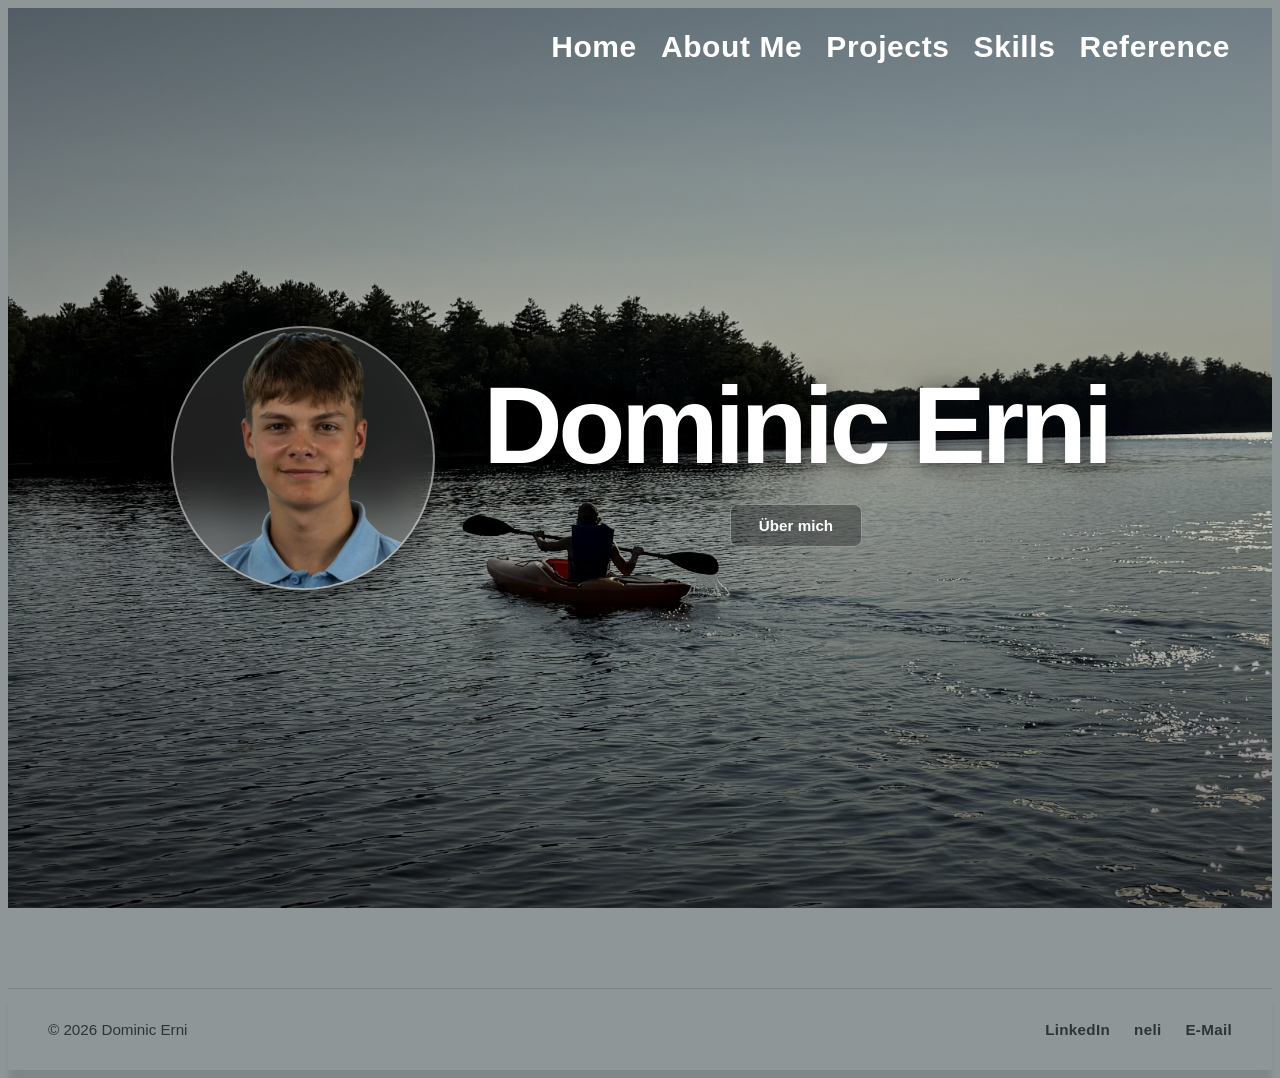
<file: index.html>
<!DOCTYPE html>
<html lang="de">

<head>
    <meta charset="UTF-8">
    <meta name="viewport" content="width=device-width, initial-scale=1.0">

    <title>Dominic-Erni</title>

    <link rel="stylesheet" href="style.css">
</head>

<body>
    <nav>
        <a href="index.html">Home</a>
        <a href="about.html">About Me</a>
        <a href="projects.html">Projects</a>
        <a href="skills.html">Skills</a>
        <a href="contacts.html">Reference</a>
    </nav>

    <section class="hero">
        <img src="bilder/see.canada.png" class="hero img" alt="">
        <div class="hero-content">
            <img src="bilder/GWP-4kopie-removebg-preview.png" alt="Dominic Erni">
            <h1>Dominic Erni</h1>
            <a href="about.html" class="about-button">Über mich</a>
        </div>
    </section>

    <footer class="footer">
        <p class="footer-name">© 2026 Dominic Erni</p>

        <nav class="footer-links">
            <a href="https://www.linkedin.com/in/dominic-erni-07620142a/" target="_blank" rel="noopener">LinkedIn</a>
            <a href="https://neli.swisscom.com/profile/%5Bme%5D/detail?activeTab=info" target="_blank"
                rel="noopener">neli</a>
            <a href="mailto:Dominic.Erni@swisscom.com">E-Mail</a>
        </nav>
    </footer>
</body>

</html>
</file>
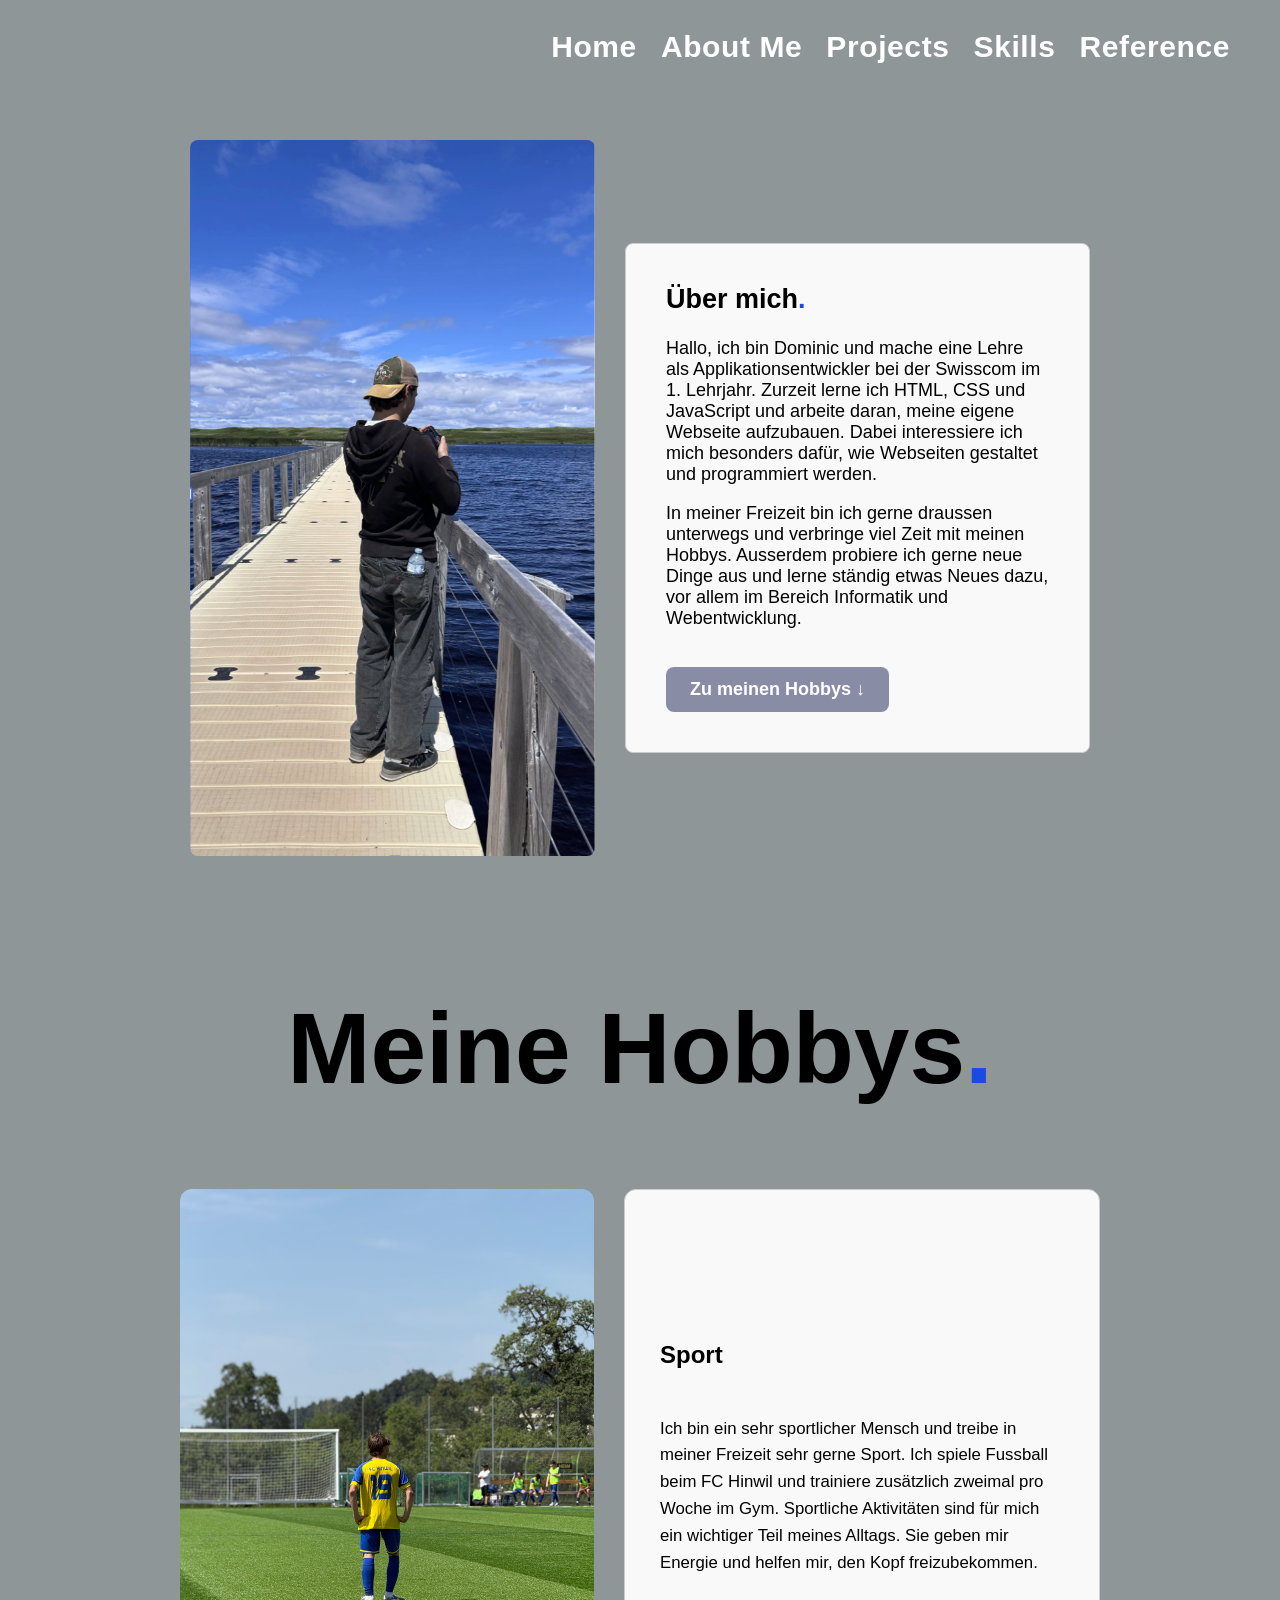
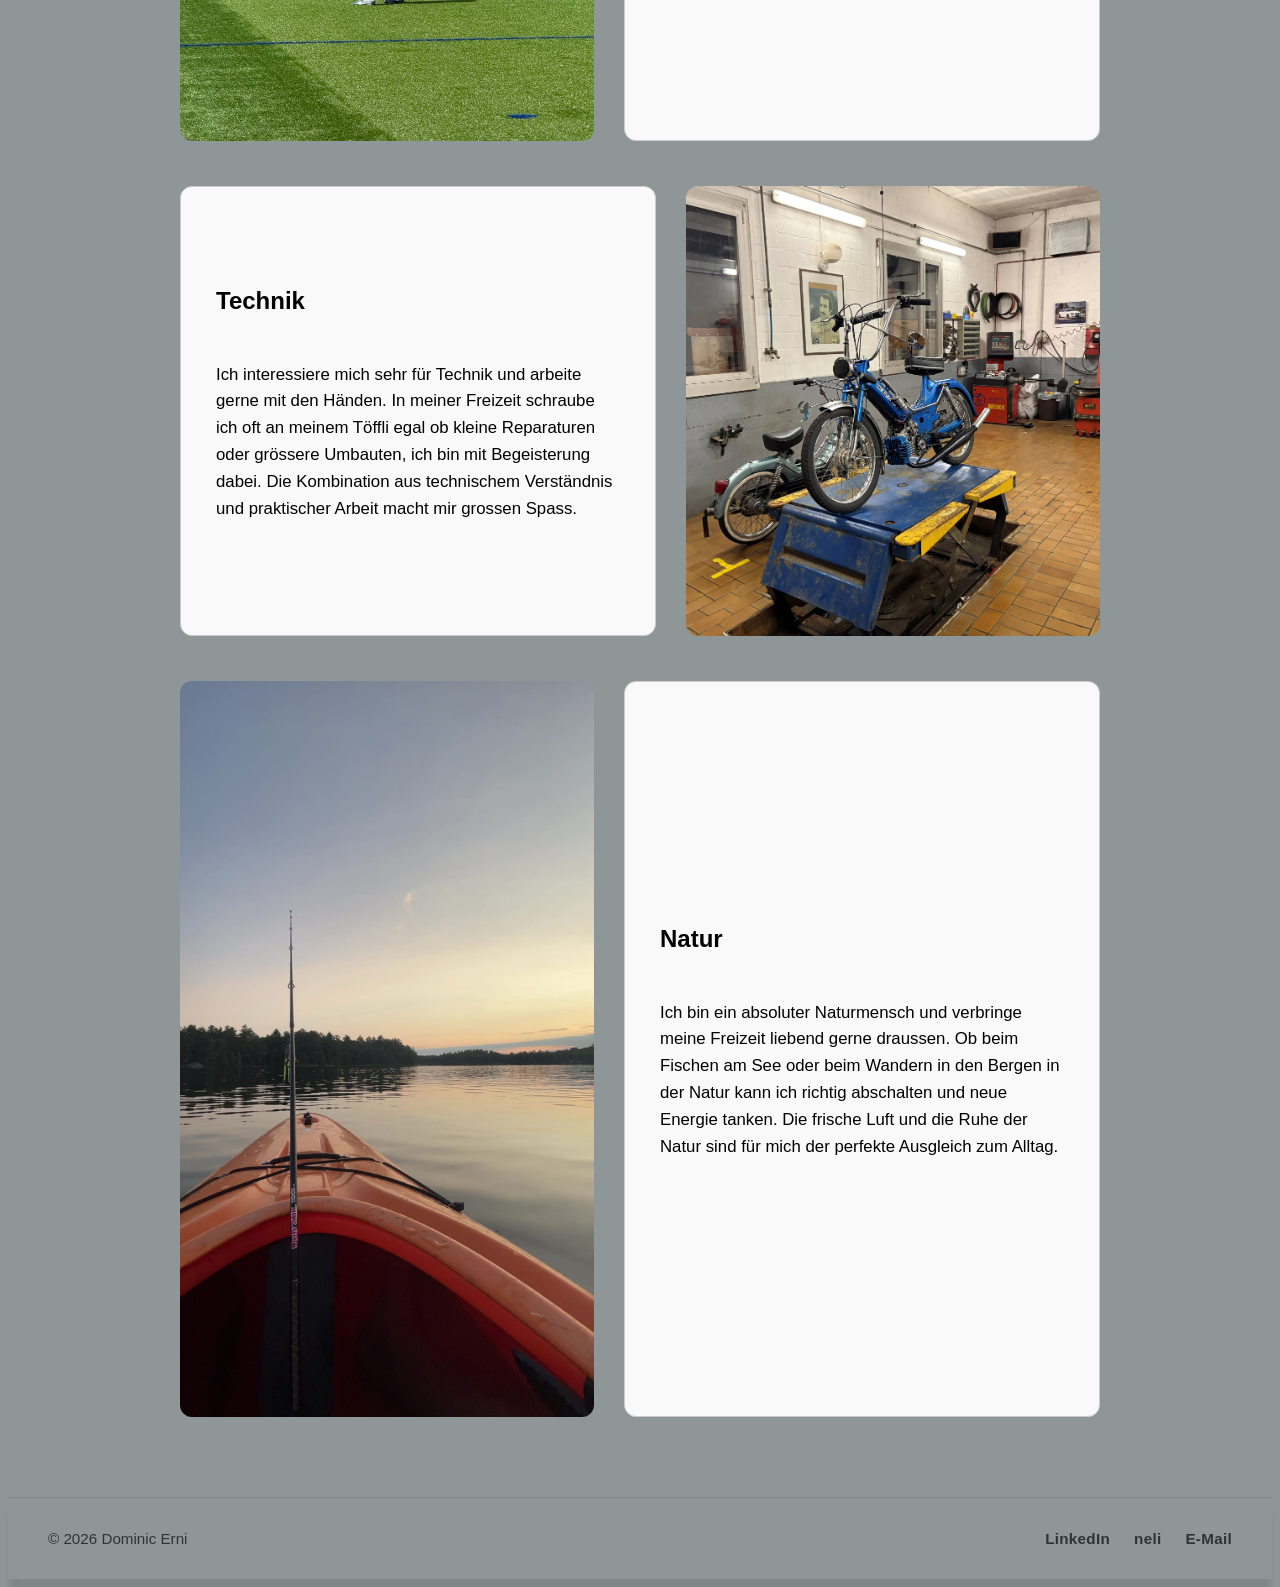
<file: about.html>
<!DOCTYPE html>
<html lang="de">

<head>
    <meta charset="UTF-8">
    <meta name="viewport" content="width=device-width, initial-scale=1.0">
    <title>Dominic-Erni</title>
    <link rel="stylesheet" href="style.css">
    <script src="script.js" defer></script>
</head>

<body id="top">
    <nav>
        <a href="index.html">Home</a>
        <a href="about.html">About Me</a>
        <a href="projects.html">Projects</a>
        <a href="skills.html">Skills</a>
         <a href="contacts.html">Reference</a>
    </nav>

    <section class="über-mich" id="top-page">
        <div class="content">
            <img src="bilder/dominic-hinten .png" class="profilbild" alt="Dominic Erni">

            <div class="text">
                <h2>Über mich<span class="dot">.</span></h2>

                <p>
                    Hallo, ich bin Dominic und mache eine Lehre als Applikationsentwickler
                    bei der Swisscom im 1. Lehrjahr. Zurzeit lerne ich HTML, CSS und
                    JavaScript und arbeite daran, meine eigene Webseite aufzubauen. Dabei
                    interessiere ich mich besonders dafür, wie Webseiten gestaltet und
                    programmiert werden.
                </p>

                <p>
                    In meiner Freizeit bin ich gerne draussen unterwegs und verbringe viel
                    Zeit mit meinen Hobbys. Ausserdem probiere ich gerne neue Dinge aus und
                    lerne ständig etwas Neues dazu, vor allem im Bereich Informatik und
                    Webentwicklung.
                </p>

                <a href="#hobbys" class="btn">Zu meinen Hobbys ↓</a>
            </div>
        </div>
    </section>

    <section class="Hobbys" id="hobbys">
        <h2 class="hobbiesTitle">Meine Hobbys<span class="dot">.</span></h2>

        <div class="hobby">
            <img src="bilder/bild-sport.JPG" class="hobbybild" alt="Fussball">
            <div class="hobby-text">
                <h3>Sport</h3>
                <p>
                    Ich bin ein sehr sportlicher Mensch und treibe in meiner Freizeit sehr gerne Sport. Ich spiele
                    Fussball beim FC Hinwil und trainiere zusätzlich zweimal pro Woche im Gym. Sportliche Aktivitäten
                    sind für mich ein wichtiger Teil meines Alltags. Sie geben mir Energie und helfen mir, den Kopf
                    freizubekommen.


                </p>
            </div>
        </div>

        <div class="hobby">
            <img src="bilder/Töffli-bild.jpg" class="hobbybild" alt="Mein Töffli">
            <div class="hobby-text">
                <h3>Technik</h3>
                <p>
                    Ich interessiere mich sehr für Technik und arbeite gerne mit den Händen. In meiner Freizeit schraube
                    ich oft an meinem Töffli egal ob kleine Reparaturen oder grössere Umbauten, ich bin mit
                    Begeisterung dabei. Die Kombination aus technischem Verständnis und praktischer Arbeit macht mir
                    grossen Spass.
                </p>
            </div>
        </div>

        <div class="hobby">
            <img src="bilder/Fischen.JPG" class="hobbybild" alt="Fischen am See">
            <div class="hobby-text">
                <h3>Natur</h3>
                <p>
                    Ich bin ein absoluter Naturmensch und verbringe meine Freizeit liebend gerne draussen. Ob beim
                    Fischen am See oder beim Wandern in den Bergen in der Natur kann ich richtig abschalten und neue
                    Energie tanken. Die frische Luft und die Ruhe der Natur sind für mich der perfekte Ausgleich zum
                    Alltag.
                </p>
            </div>
        </div>
    </section>
    <a href="#top" class="back-to-top" hidden>
        <svg xmlns="http://www.w3.org/2000/svg"
            height="24px"
            viewBox="0 -960 960 960"
            width="24px"
            fill="#1f1f1f">
            <path d="M240-200h120v-240h240v240h120v-360L480-740 240-560v360Zm-80 80v-480l320-240 320 240v480H520v-240h-80v240H160Zm320-350Z" />
        </svg>
    </a>


    <footer class="footer">
        <p class="footer-name">© 2026 Dominic Erni</p>

        <nav class="footer-links">
            <a href="https://www.linkedin.com/in/dominic-erni-07620142a/" target="_blank" rel="noopener">LinkedIn</a>
            <a href="https://neli.swisscom.com/profile/%5Bme%5D/detail?activeTab=info" target="_blank"
                rel="noopener">neli</a>
            <a href="mailto:Dominic.Erni@swisscom.com">E-Mail</a>
        </nav>
    </footer>
</body>

</html>
</file>
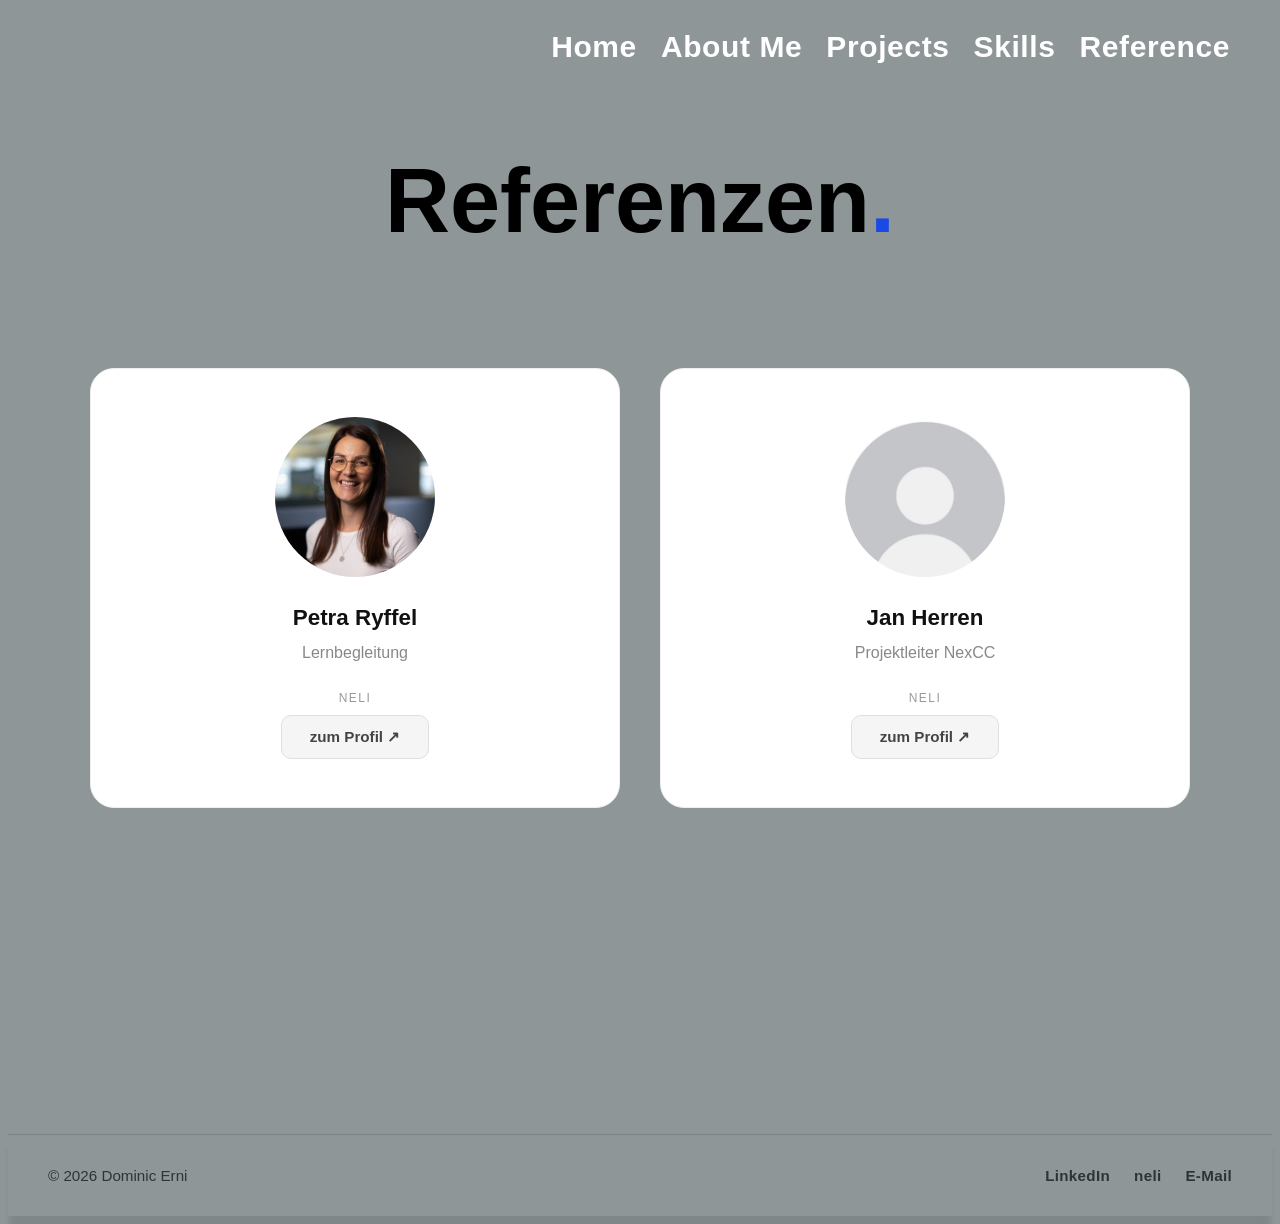
<file: contacts.html>
<!DOCTYPE html>
<html>

<head>
    <meta charset="UTF-8">
    <meta name="viewport" content="width=device-width, initial-scale=1.0">

    <title>Dominic-Erni</title>

    <link rel="stylesheet" href="style.css">
    <nav> <a href="index.html">Home</a>
        <a href="about.html">About Me</a>
        <a href="projects.html">Projects</a>
        <a href="skills.html">Skills</a>
        <a href="contacts.html">Reference</a>

    </nav>
</head>

<body>
    <section class="project-title">
        <div>
            <h1>Referenzen<span class="dot">.</span></h1>
        </div>
    </section>

    <div class="ref-grid">

        <div class="ref-card">
            <img class="ref-foto" src="bilder/bild.Petra.jpg" alt="">
            <p class="ref-name">Petra Ryffel</p>
            <p class="ref-role">Lernbegleitung</p>
            <p class="ref-platform">NELI</p>
            <a href="https://neli.swisscom.com/profile/68de3b2126918f3737350707/detail?activeTab=info" target="_blank"
                rel="noopener" class="ref-btn">zum Profil ↗</a>
        </div>

        <div class="ref-card">
            <img class="ref-foto" src="bilder/apple profile icon.jpg" alt="">
            <p class="ref-name">Jan Herren</p>
            <p class="ref-role">Projektleiter NexCC</p>
            <p class="ref-platform">NELI</p>
            <a href="https://neli.swisscom.com/profile/6900710b3f5cbc9395c13827/detail?activeTab=info" target="_blank"
                rel="noopener" class="ref-btn">zum Profil ↗</a>
        </div>

    </div>


</body>
<footer class="footer">
    <p class="footer-name">© 2026 Dominic Erni</p>

    <nav class="footer-links">
        <a href="https://www.linkedin.com/in/dominic-erni-07620142a/" target="_blank" rel="noopener">LinkedIn</a>
        <a href="https://neli.swisscom.com/profile/%5Bme%5D/detail?activeTab=info" target="_blank"
            rel="noopener">neli</a>
        <a href="mailto:Dominic.Erni@swisscom.com">E-Mail</a>
    </nav>
</footer>

</html>
</file>
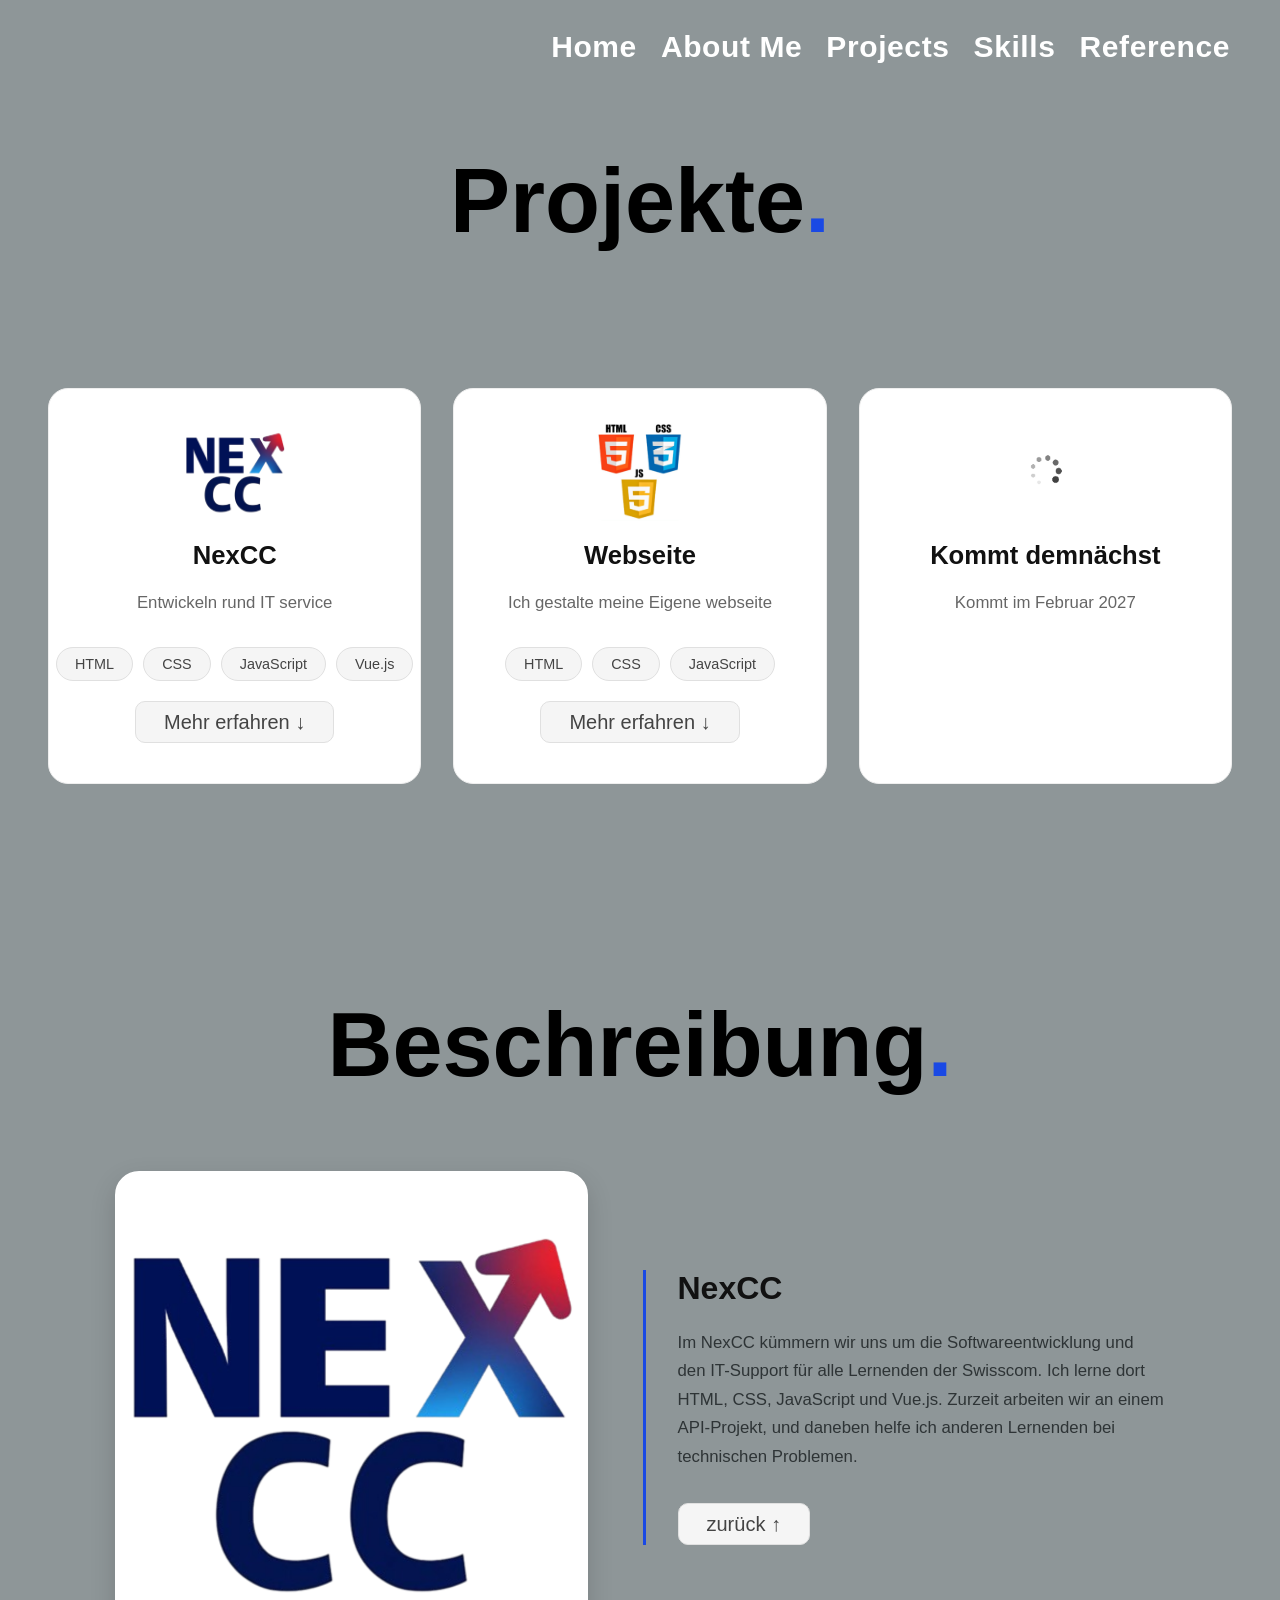
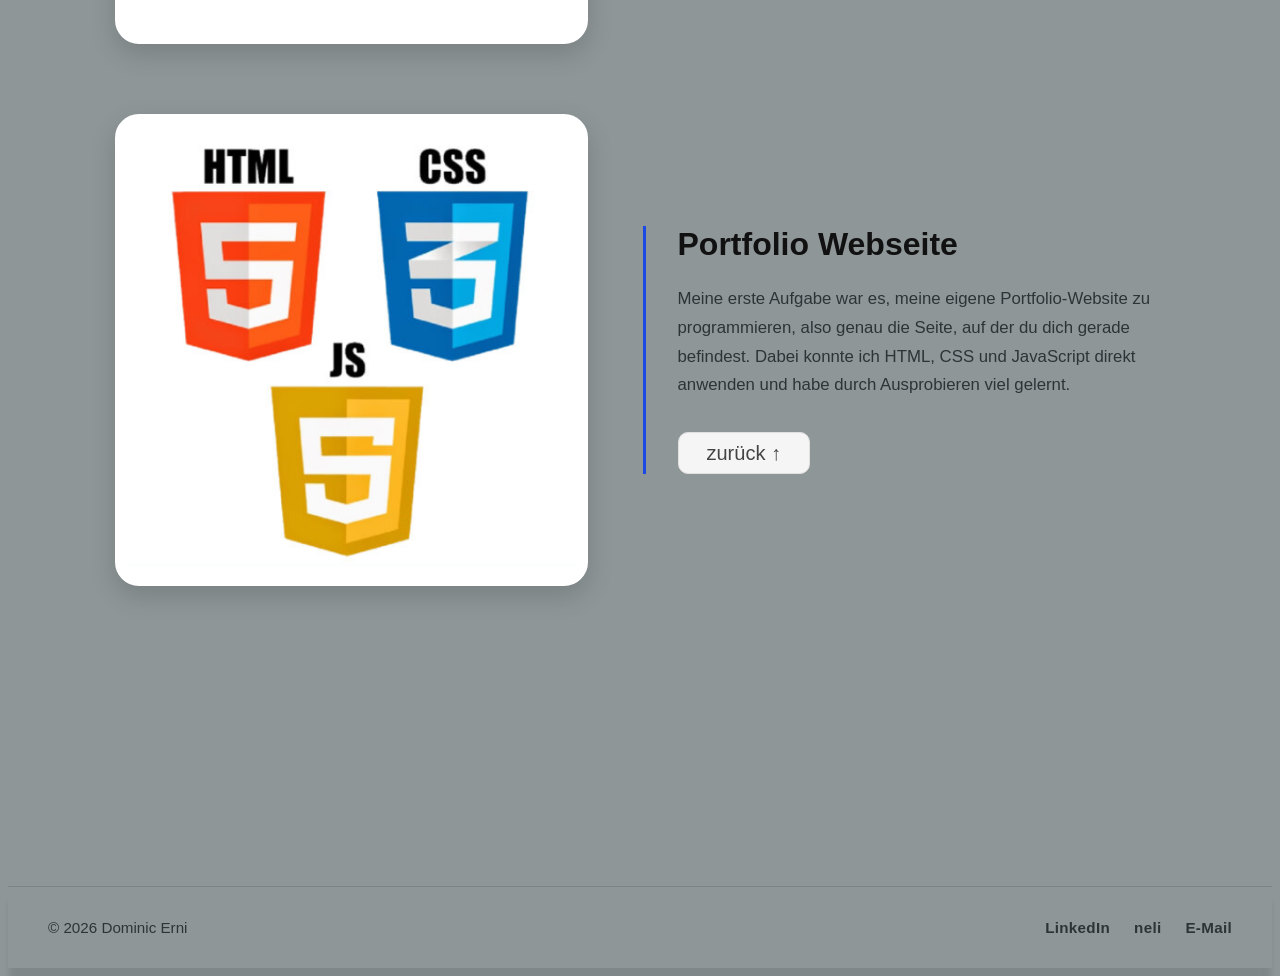
<file: projects.html>
<!DOCTYPE html>
<html>

<head>
    <meta charset="UTF-8">
    <meta name="viewport" content="width=device-width, initial-scale=1.0">

    <title>Dominic-Erni</title>

    <link rel="stylesheet" href="style.css">
    <nav>
        <a href="index.html">Home</a>
        <a href="about.html">About Me</a>
        <a href="projects.html">Projects</a>
        <a href="skills.html">Skills</a>
        <a href="contacts.html">Reference</a>


    </nav>
</head>

<body>
    <section class="project-title">
        <div>
            <h1>Projekte<span class="dot">.</span></h1>

        </div>
    </section>

    <div class="projects-grid" id="projekte">
        <div class="nex">
            <img src="bilder/nexcc.png" alt="NexCC">
            <h3>NexCC</h3>
            <p>Entwickeln rund IT service</p>
            <div class="tags">
                <span>HTML</span>
                <span>CSS</span>
                <span>JavaScript</span>
                <span>Vue.js</span>

            </div>
            <a href="#projekt-1" class="nex-btn">Mehr erfahren ↓</a>
        </div>

        <div class="nex">
            <img src="bilder/html-css-js.png" alt="NexCC">
            <h3>Webseite</h3>
            <p>Ich gestalte meine Eigene webseite</p>
            <div class="tags">
                <span>HTML</span>
                <span>CSS</span>
                <span>JavaScript</span>
            </div>
            <a href="#projekt-2" class="nex-btn">Mehr erfahren ↓</a>
        </div>
        <div class="nex">
            <img src="bilder/Loading_icon.gif" alt="NexCC">
            <h3>Kommt demnächst</h3>
            <p>Kommt im Februar 2027</p>
            <div class="tags">

            </div>
        </div>

    </div>

    <section class="project-title">
        <div>
            <h1>Beschreibung<span class="dot">.</span></h1>

        </div>
    </section>

    <section id="projekt-1" class="projekt-detail">
        <img src="bilder/nexcc.png" alt="project-img">

        <div class="detail-text">
            <h2>NexCC</h2>
            <p>Im NexCC kümmern wir uns um die Softwareentwicklung und den IT-Support für alle Lernenden der Swisscom.
                Ich lerne dort HTML, CSS, JavaScript und Vue.js. Zurzeit arbeiten wir an einem API-Projekt, und daneben
                helfe ich anderen Lernenden bei technischen Problemen.</p>
            <a href="#projekte" class="detail-btn">zurück ↑</a>
        </div>
    </section>

    <section id="projekt-1" class="projekt-detail">
        <img src="bilder/html-css-js.png" alt="project-img">

        <div class="detail-text">
            <h2>Portfolio Webseite</h2>
            <p>Meine erste Aufgabe war es, meine eigene Portfolio-Website zu programmieren, also genau die Seite, auf
                der du dich gerade befindest. Dabei konnte ich HTML, CSS und JavaScript direkt anwenden und habe durch
                Ausprobieren viel gelernt.</p>
            <a href="#projekte" class="detail-btn">zurück ↑</a>
        </div>
    </section>
    </section>

    <section id="projekt-2" class="projekt-detail">
        <h2></h2>
        <p></p>
    </section>

    <section id="projekt-3" class="projekt-detail">
        <h2></h2>
        <p></p>
    </section>
    <footer class="footer">
        <p class="footer-name">© 2026 Dominic Erni</p>

        <nav class="footer-links">
            <a href="https://www.linkedin.com/in/dominic-erni-07620142a/" target="_blank" rel="noopener">LinkedIn</a>
            <a href="https://neli.swisscom.com/profile/%5Bme%5D/detail?activeTab=info" target="_blank"
                rel="noopener">neli</a>
            <a href="mailto:Dominic.Erni@swisscom.com">E-Mail</a>
        </nav>
    </footer>
</body>

</html>
</file>
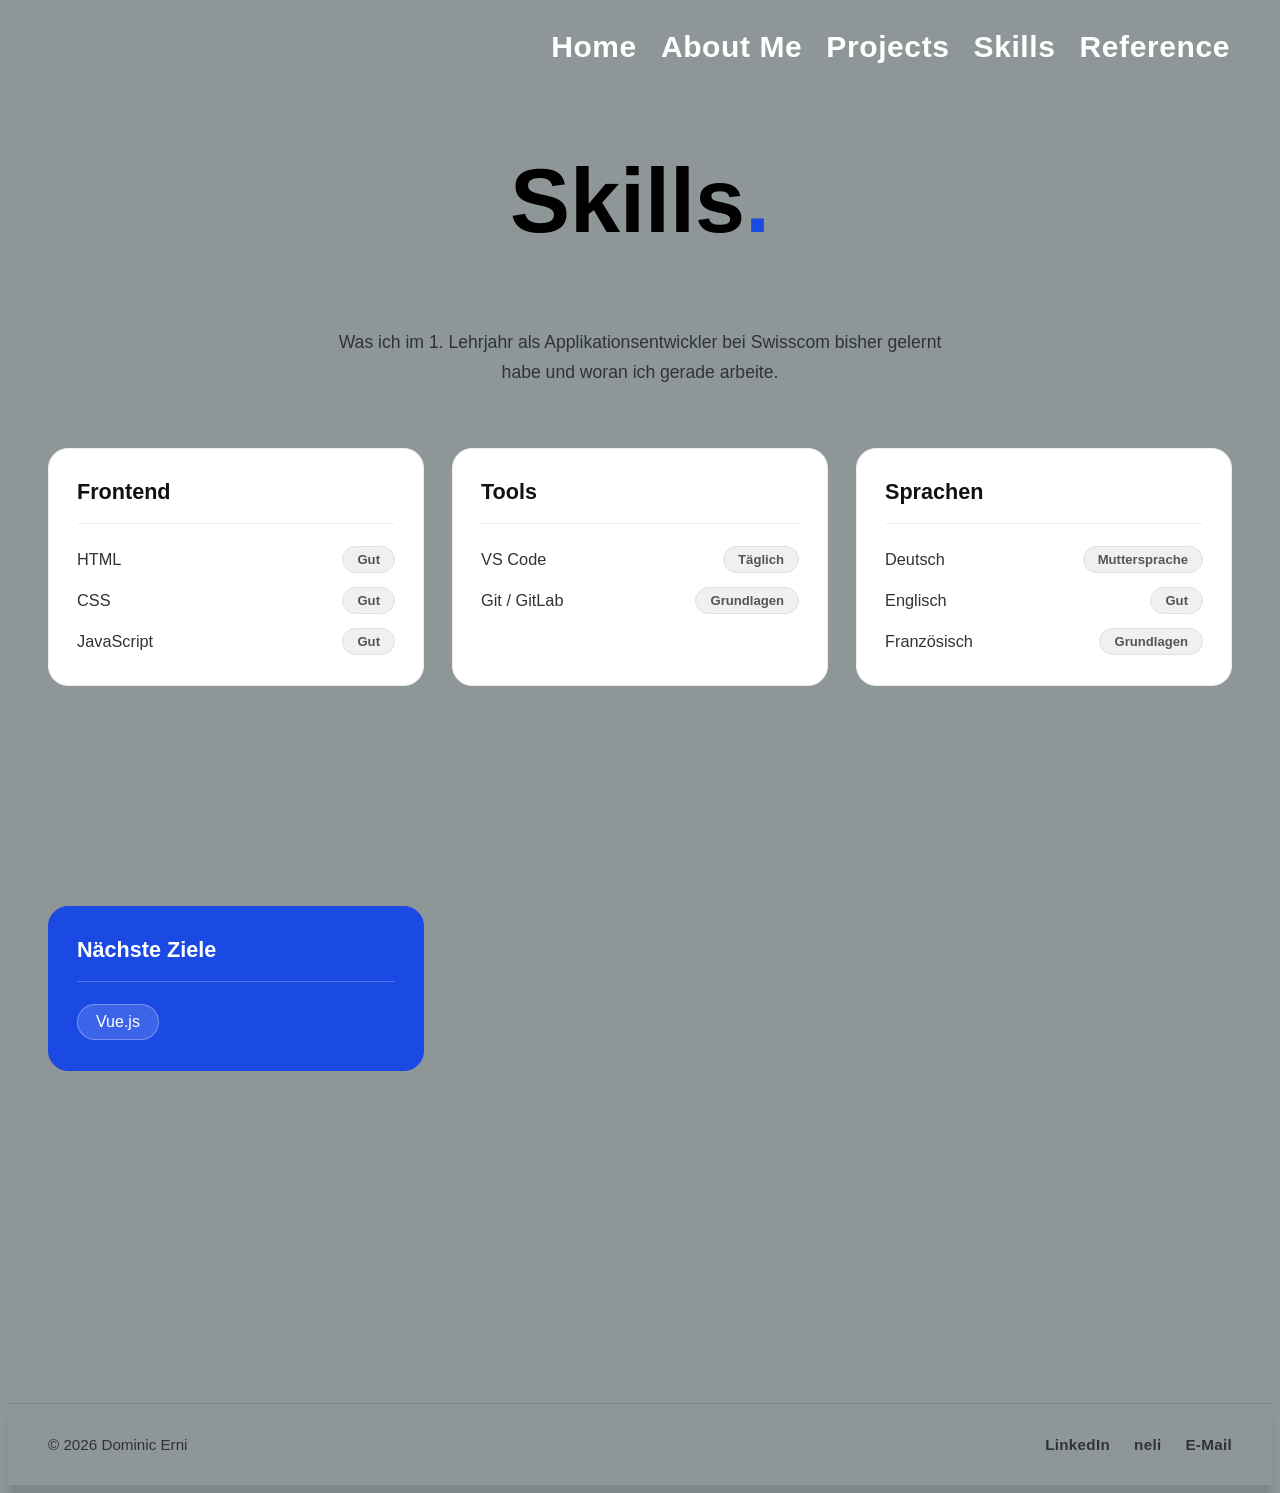
<file: skills.html>
<!DOCTYPE html>
<html>

<head>
    <meta charset="UTF-8">
    <meta name="viewport" content="width=device-width, initial-scale=1.0">

    <title>Dominic-Erni</title>

    <link rel="stylesheet" href="style.css">
    <nav><a href="index.html">Home</a>
        <a href="about.html">About Me</a>
        <a href="projects.html">Projects</a>
        <a href="skills.html">Skills</a>
        <a href="contacts.html">Reference</a>

    </nav>
</head>

<body>
    <section class="project-title">
        <div>
            <h1>Skills<span class="dot">.</span></h1>
            <p class="intro">
                Was ich im 1. Lehrjahr als Applikationsentwickler bei Swisscom
                bisher gelernt habe und woran ich gerade arbeite.
            </p>
        </div>
    </section>

    <div class="skills-grid">
        <div class="card">
            <div class="card-head">
                <h3>Frontend</h3>
            </div>
            <ul class="list">
                <li><span>HTML</span><span class="detail">Gut</span></li>
                <li><span>CSS</span><span class="detail">Gut</span></li> 
                <li><span>JavaScript</span><span class="detail">Gut</span></li>
            </ul>
        </div>

        <div class="card">
            <div class="card-head">
                <h3>Tools</h3>
            </div>
            <ul class="list">
                <li><span>VS Code</span><span class="detail">Täglich</span></li>
                <li><span>Git / GitLab</span><span class="detail">Grundlagen</span></li>
            </ul>
        </div>

        <div class="card">
            <div class="card-head">
                <h3>Sprachen</h3>
            </div>
            <ul class="list">
                <li><span>Deutsch</span><span class="detail">Muttersprache</span></li>
                <li><span>Englisch</span><span class="detail">Gut</span></li>
                <li><span>Französisch</span><span class="detail">Grundlagen</span></li>
            </ul>
        </div>

        <div class="card card--goal">
            <div class="card-head">
                <h3>Nächste Ziele</h3>
            </div>
            <div class="goal-tag">Vue.js</div>
        </div>
    </div>
</body>



</div>
<footer class="footer">
    <p class="footer-name">© 2026 Dominic Erni</p>

    <nav class="footer-links">
        <a href="https://www.linkedin.com/in/dominic-erni-07620142a/" target="_blank" rel="noopener">LinkedIn</a>
        <a href="https://neli.swisscom.com/profile/%5Bme%5D/detail?activeTab=info" target="_blank"
            rel="noopener">neli</a>
        <a href="mailto:Dominic.Erni@swisscom.com">E-Mail</a>
    </nav>
</footer>

</body>

</html>
</file>
<file: style.css>
html {
    scroll-behavior: smooth;
    background-color: #8e9698;
    font-family: Arial, sans-serif;
}

img {
    max-width: 100%;
}


nav {
    position: absolute;
    top: 30px;
    right: 50px;
    z-index: 100;

    display: flex;
    align-items: center;
    gap: 24px;
}

nav a {
    position: relative;
    color: white;
    font-family: Arial, sans-serif;
    font-size: 30px;
    font-weight: 600;
    letter-spacing: 0.02em;
    text-decoration: none;
    transition: color 0.2s ease;
}

nav a::after {
    content: "";
    position: absolute;
    left: 0;
    bottom: -5px;
    width: 0;
    height: 2px;
    background-color: #1a49e4;
    border-radius: 999px;
    transition: width 0.25s ease;
}

nav a:hover {
    color: #1a49e4;
}

nav a:hover::after {
    width: 100%;
}

nav a:focus-visible {
    outline: 2px solid #1a49e4;
    outline-offset: 5px;
    border-radius: 2px;
}



h1 {
    text-align: center;
    color: transparent;

}


.hero {
    position: relative;
    height: 100vh;
    height: 100svh;
    width: 100%;
    overflow: hidden;
    display: flex;
    align-items: center;
    justify-content: center;
}

.hero::after {
    content: "";
    position: absolute;
    inset: 0;
    background: linear-gradient(to bottom,
            rgba(0, 0, 0, 0.38) 0%,
            rgba(0, 0, 0, 0.15) 50%,
            rgba(0, 0, 0, 0.55) 100%);
    z-index: 0;
}

.hero-content {
    position: relative;
    z-index: 2;
    display: grid;
    grid-template-columns: auto auto;
    grid-template-rows: auto auto;
    column-gap: 48px;
    align-items: center;
    padding: 0 24px;
}

.hero img {
    position: absolute;
    top: 0;
    left: 0;
    width: 100%;
    height: 100%;
    object-fit: cover;
    z-index: -100;
    transform: scale(1.04);
    transition: transform 10s ease;
}

.hero:hover img {
    transform: scale(1.0);
}

.hero .hero-content img {
    position: static;
    grid-column: 1;
    grid-row: 1 / 3;
    width: 260px;
    height: 260px;
    object-fit: cover;
    object-position: center bottom;
    border-radius: 50%;
    background-color: rgba(255, 255, 255, 0.12);
    backdrop-filter: blur(14px);
    -webkit-backdrop-filter: blur(14px);
    border: 2px solid rgba(255, 255, 255, 0.45);
    box-shadow: 0 8px 30px rgba(0, 0, 0, 0.45);
    transform: none;
    transition: none;
    z-index: auto;
}

.hero:hover .hero-content img {
    transform: none;
}

.hero-content h1 {
    grid-column: 2;
    grid-row: 1;
    align-self: end;
    color: #ffffff;
    font-family: Arial, sans-serif;
    font-size: 110px;
    font-weight: 800;
    margin: 0;
    letter-spacing: -0.04em;
    line-height: 1;
    text-shadow:
        0 2px 20px rgba(0, 0, 0, 0.55),
        0 0 60px rgba(0, 0, 0, 0.25);
}

.about-button {
    grid-column: 2;
    grid-row: 2;
    justify-self: center;
    align-self: start;
    display: inline-block;
    padding: 12px 28px;
    margin-top: 24px;
    background-color: rgba(0, 0, 0, 0.3);
    border: 1px solid rgba(255, 255, 255, 0.35);
    border-radius: 8px;
    color: #ffffff;
    text-decoration: none;
    font-size: 0.95rem;
    font-weight: 600;
    transition: background-color 0.25s ease;
}

.about-button:hover {
    background-color: #1a49e4;
}

@media (max-width: 1024px) and (min-width: 769px) {
    nav {
        right: 30px;
        gap: 20px;
    }

    nav a {
        font-size: 20px;
    }

    .hero-content {
        column-gap: 36px;
    }

    .hero .hero-content img {
        width: 200px;
        height: 200px;
    }

    .hero-content h1 {
        font-size: 80px;
    }
}

@media (max-width: 768px) {
    nav {
        top: 20px;
        left: 20px;
        right: 20px;
        justify-content: center;
        flex-wrap: wrap;
        gap: 14px 20px;
    }

    nav a {
        font-size: 16px;
    }

    .hero-content {
        grid-template-columns: 1fr;
        grid-template-rows: auto auto auto;
        row-gap: 20px;
        text-align: center;
    }

    .hero .hero-content img {
        grid-column: 1;
        grid-row: 1;
        justify-self: center;
        width: 160px;
        height: 160px;
    }

    .hero-content h1 {
        grid-column: 1;
        grid-row: 2;
        font-size: 62px;
    }

    .about-button {
        grid-column: 1;
        grid-row: 3;
        justify-self: center;
        margin-top: 4px;
    }
}

@media (max-width: 400px) {
    nav {
        left: 12px;
        right: 12px;
        gap: 10px 16px;
    }

    nav a {
        font-size: 13px;
    }

    .hero .hero-content img {
        width: 120px;
        height: 120px;
    }

    .hero-content h1 {
        font-size: 42px;
    }
}


.über-mich {
    display: flex;
    justify-content: center;
    align-items: center;
    min-height: 100vh;
    box-sizing: border-box;
    padding: 100px 20px 20px;
}

.profilbild {
    width: 1000px;
    max-width: 45%;
    height: auto;
    border-radius: 8px;
    transition: transform 0.4s ease;
}

.profilbild:hover {
    transform: scale(1.02);
}

.content {
    display: flex;
    align-items: center;
    gap: 30px;
    width: min(900px, 100%);
}

.text {
    flex: 1;
    min-height: 300px;
    padding: 40px;
    border: 1px solid #ccc;
    border-radius: 8px;
    background: #f9f9f9;
    font-size: large;
    width: 1000px;
    max-width: 100%;
    min-width: 0;
    box-sizing: border-box;
}

.text h2 {
    margin-top: 0;
    font-weight: 700;
} 
.back-to-top { 
    position: fixed;
    right: 24px;
    bottom: 24px;
    z-index: 1000;

    width: 50px;
    height: 50px;
    display: none;
    align-items: center;
    justify-content: center;

    background-color: transparent;
    border: 1px solid #e0e0e0;
    border-radius: 50%;

    color: #444444;
    text-decoration: none;
    font-size: 26px;
    line-height: 1;

    transition: background-color 0.25s ease,
        border-color 0.25s ease,
        color 0.25s ease,
        transform 0.25s ease;
}

.back-to-top.visible {
    display: flex; 
    align-items: center;
    justify-content: center;
}

.back-to-top:not(.visible) {
  opacity: 0;
  visibility: hidden;
  pointer-events: none;
}


@media (max-width: 760px) {
    .content {
        flex-direction: column;
    }

    .profilbild {
        width: 400px;
        max-width: 100%;
    }

    .text {
        box-sizing: border-box;
        width: 100%;
    }
}

.btn {
    display: inline-block;
    margin-top: 20px;
    padding: 12px 24px;
    background: #898ca5;
    color: #fff;
    text-decoration: none;
    border-radius: 8px;
    font-weight: 700;
    transition: background 0.2s;
}

.btn:hover {
    background-color: #1a49e4;
    border-color: #1a49e4;
    color: #ffffff;
}

.hobby {
    display: flex;
    align-items: stretch;
    min-height: 50vh;
    gap: 30px;
    max-width: 1000px;
    margin: 0 auto 45px;
    padding: 0 40px;
    box-sizing: border-box;
}

.hobbiesTitle {
    text-align: center;
    font-size: clamp(2.5rem, 9vw, 100px);
}

.hobbybild {
    width: 45%;
    object-fit: cover;
    border-radius: 12px;
    flex-shrink: 0;
    transition: transform 0.4s ease;
}

.hobbybild:hover {
    transform: scale(1.02);
}

.hobby-text {
    flex: 1;
    display: flex;
    flex-direction: column;
    justify-content: center;
    padding: 35px;
    box-sizing: border-box;
    border: 1px solid #ccc;
    border-radius: 12px;
    background: #f9f9f9;
    font-size: 1.05rem;
    line-height: 1.6;
}

.hobby-text h3 {
    margin-top: 0;
    font-size: 1.5rem;
}

.hobby:nth-of-type(even) {
    flex-direction: row-reverse;
}

@media (max-width: 760px) {

    .hobby,
    .hobby:nth-of-type(even) {
        flex-direction: column;
        min-height: auto;
        gap: 20px;
        margin-bottom: 35px;
        padding: 0 20px;
    }

    .hobbybild,
    .hobby-text {
        width: 100%;
    }

    .hobbybild {
        height: 35vh;
    }

    .hobby-text {
        padding: 25px 20px;
    }
}

.project-title h1 {
    text-align: center;
    font-family: sans-serif;
    font-size: clamp(2.2rem, 8vw, 90px);
    margin-top: clamp(60px, 12vw, 150px);
    color: #000;
}

.nex:hover {
    transform: translateY(-4px);
    box-shadow: 0 12px 28px rgba(0, 0, 0, 0.12);
}

.projects-grid {
    display: grid;
    grid-template-columns: repeat(3, 1fr);
    gap: 32px;
    padding: 60px 40px;
    max-width: 1300px;
    margin: 0 auto;
}

.nex {
    padding: 32px 0 40px;
    background-color: #ffffff;
    border-radius: 20px;
    display: flex;
    flex-direction: column;
    align-items: center;
    gap: 20px;
    border: 1px solid #eeeeee;
    transition: transform 0.25s ease, box-shadow 0.25s ease;
}

.nex:hover {
    transform: translateY(-4px);
    box-shadow: 0 12px 28px rgba(0, 0, 0, 0.12);
}

.nex img {
    width: 100px;
    height: 100px;
    object-fit: cover;
    border-radius: 16px;
}

.nex h3 {
    margin: 0;
    font-size: 1.6rem;
    font-weight: 700;
    color: #111111;
    text-align: center;
}

.nex p {
    margin: 0;
    font-size: 1.05rem;
    color: #666666;
    text-align: center;
    line-height: 1.6;
}

.tags {
    display: flex;
    flex-wrap: wrap;
    justify-content: center;
    gap: 10px;
    margin-top: 10px;
}

.tags span {
    background-color: #f5f5f5;
    color: #444444;
    font-size: 0.9rem;
    font-weight: 500;
    padding: 8px 18px;
    border-radius: 999px;
    border: 1px solid #e0e0e0;

}


@media (max-width: 768px) {
    .projects-grid {
        grid-template-columns: 1fr;
        padding: 40px 20px;
    }
}

@media (max-width: 1024px) and (min-width: 769px) {
    .projects-grid {
        grid-template-columns: repeat(2, 1fr);
        padding: 40px 30px;
    }
}

.nex-btn {
    margin-top: auto;
    padding: 10px 28px;

    background-color: #f5f5f5;
    border: 1px solid #e0e0e0;
    border-radius: 10px;

    color: #444444;
    text-decoration: none;
    font-size: 20px;
    font-weight: 500;
    line-height: 1;

    transition: background-color 0.25s ease,
        border-color 0.25s ease,
        color 0.25s ease,
        transform 0.25s ease;
}

.nex-btn:hover {
    background-color: #1a49e4;
    border-color: #1a49e4;
    color: #ffffff;
}

.projekt-detail {
    display: flex;
    align-items: center;
    gap: 55px;

    max-width: 1050px;
    margin: 0 auto 70px;
    padding: 0 40px;
    scroll-margin-top: 100px;
}

.projekt-detail img {
    width: 45%;
    aspect-ratio: 4 / 4;

    object-fit: contain;
    background-color: white;

    border: 12px solid white;
    border-radius: 24px;
    box-shadow: 0 10px 26px rgba(0, 0, 0, 0.15);

    box-sizing: border-box;
}


.detail-text {
    flex: 1;
    min-width: 0;
    padding-left: 32px;
    border-left: 3px solid #1a49e4;
}

.detail-text h2 {
    margin: 0 0 22px;
    font-size: 2rem;
    font-weight: 700;
    color: #111111;
}

.detail-text p {
    margin: 0;
    min-height: 1.6em;
    overflow-wrap: anywhere;
    font-size: 1.05rem;
    line-height: 1.7;
    color: #2e3436;
}

.detail-btn {
    display: inline-block;
    white-space: nowrap;
    margin-top: 32px;
    padding: 10px 28px;

    background-color: #f5f5f5;
    border: 1px solid #e0e0e0;
    border-radius: 10px;

    color: #444444;
    text-decoration: none;
    font-size: 20px;
    font-weight: 500;
    line-height: 1;

    transition: background-color 0.25s ease,
        border-color 0.25s ease,
        color 0.25s ease,
        transform 0.25s ease;
}

.detail-btn:hover {
    background-color: #1a49e4;
    border-color: #1a49e4;
    color: #ffffff;
    transform: translateY(-3px);
}

@media (max-width: 800px) {
    .projekt-detail {
        flex-direction: column;
        gap: 24px;
        margin-bottom: 45px;
        padding: 0 20px;
    }

    .projekt-detail img {
        width: 100%;
        aspect-ratio: auto;
        height: 45vh;
    }

    .detail-text {
        padding-left: 20px;
    }
}


.intro {
    max-width: 620px;
    margin: 0 auto;
    padding: 0 20px;
    text-align: center;
    font-size: 1.1rem;
    line-height: 1.7;
    color: #2e3436;
}

.skills-grid {
    display: grid;
    grid-template-columns: repeat(auto-fit, minmax(300px, 1fr));
    gap: 28px;
    max-width: 1300px;
    margin: 0 auto;
    padding: 60px 40px;
}

.card {
    display: flex;
    flex-direction: column;
    gap: 22px;
    padding: 30px 28px;
    background-color: #ffffff;
    border: 1px solid #eeeeee;
    border-radius: 20px;
    transition: transform 0.25s ease, box-shadow 0.25s ease;
    margin-bottom: 15vw;
}

.card:hover {
    transform: translateY(-4px);
    box-shadow: 0 12px 28px rgba(0, 0, 0, 0.12);
}

.card-head {
    padding-bottom: 18px;
    border-bottom: 1px solid #f0f0f0;
}

.card-head h3 {
    margin: 0;
    font-size: 1.35rem;
    color: #111111;
}

.list {
    display: flex;
    flex-direction: column;
    gap: 14px;
    margin: 0;
    padding: 0;
    list-style: none;
}

.list li {
    display: flex;
    justify-content: space-between;
    align-items: center;
    gap: 12px;
    color: #333333;
    font-size: 1.02rem;
}

.detail {
    flex-shrink: 0;
    padding: 5px 14px;
    border: 1px solid #e0e0e0;
    border-radius: 14px;
    background-color: #f0f0f0;
    color: #555555;
    font-size: 0.82rem;
    font-weight: 600;
}

.card--goal {
    background-color: #1a49e4;
    border-color: #1a49e4;
}

.card--goal .card-head {
    border-bottom-color: rgba(255, 255, 255, 0.25);
}

.card--goal .card-head h3 {
    color: #ffffff;
}

.goal-tag {
    align-self: flex-start;
    padding: 8px 18px;
    border: 1px solid rgba(255, 255, 255, 0.3);
    border-radius: 999px;
    background-color: rgba(255, 255, 255, 0.15);
    color: #ffffff;
}

@media (max-width: 768px) {
    .skills-grid {
        gap: 20px;
        padding: 40px 20px;
    }
}



.footer {
    margin-top: 80px;
    padding: 32px 40px;
    border-top: 1px solid rgba(0, 0, 0, 0.12);
    box-shadow: 0 15px 6px -1px rgba(0, 0, 0, 0.1);
    display: flex;
    justify-content: space-between;
    align-items: center;
    flex-wrap: wrap;
    gap: 16px;
}

.footer-name {
    margin: 0;
    font-size: 0.95rem;
    color: #2e3436;
}

.footer-links {
    position: static;
    top: auto;
    right: auto;
    display: flex;
    gap: 24px;
}

.footer-links a {
    color: #2e3436;
    text-decoration: none;
    font-size: 0.95rem;
    transition: color 0.2s ease;
}

.footer-links a:hover {
    color: #1a49e4;
}

@media (max-width: 600px) {
    .footer {
        flex-direction: column;
        justify-content: center;
        text-align: center;
        padding: 28px 20px;
    }
}

.dot {
    color: #1a49e4;
}

.ref-grid {
    display: grid;
    grid-template-columns: repeat(2, 1fr);
    gap: 40px;
    max-width: 1100px;
    margin: 0 auto;
    padding: 40px 40px 80px;
}

.ref-card {
    background-color: #ffffff;
    border: 1px solid #eeeeee;
    border-radius: 24px;
    padding: 48px 36px;

    display: flex;
    flex-direction: column;
    align-items: center;
    text-align: center;

    transition: transform 0.25s ease, box-shadow 0.25s ease;

    margin-bottom: 13vw;
}

.ref-card:hover {
    transform: translateY(-4px);
    box-shadow: 0 14px 32px rgba(0, 0, 0, 0.12);
}

.ref-foto {
    width: 160px;
    height: 160px;
    margin-bottom: 28px;

    object-fit: cover;
    border-radius: 50%;
    background-color: #f5f5f5;
}

.ref-name {
    margin: 0;
    min-height: 1.4em;
    font-size: 1.4rem;
    font-weight: 700;
    color: #111111;
}

.ref-role {
    margin: 8px 0 0;
    min-height: 1.3em;
    font-size: 1rem;
    color: #888888;
}

.ref-platform {
    margin: 26px 0 10px;
    font-size: 0.75rem;
    font-weight: 500;
    letter-spacing: 0.12em;
    color: #999999;
}

.ref-btn {
    padding: 12px 28px;

    background-color: #f5f5f5;
    border: 1px solid #e0e0e0;
    border-radius: 10px;

    color: #444444;
    text-decoration: none;
    font-size: 0.95rem;
    font-weight: 600;

    transition: background-color 0.25s ease,
        border-color 0.25s ease,
        color 0.25s ease;
}

.ref-btn:hover {
    background-color: #1a49e4;
    border-color: #1a49e4;
    color: #ffffff;
}

@media (max-width: 800px) {
    .ref-grid {
        grid-template-columns: 1fr;
        gap: 24px;
        padding: 30px 20px 60px;
    }

    .ref-card {
        padding: 36px 24px;
    }
}
</file>
